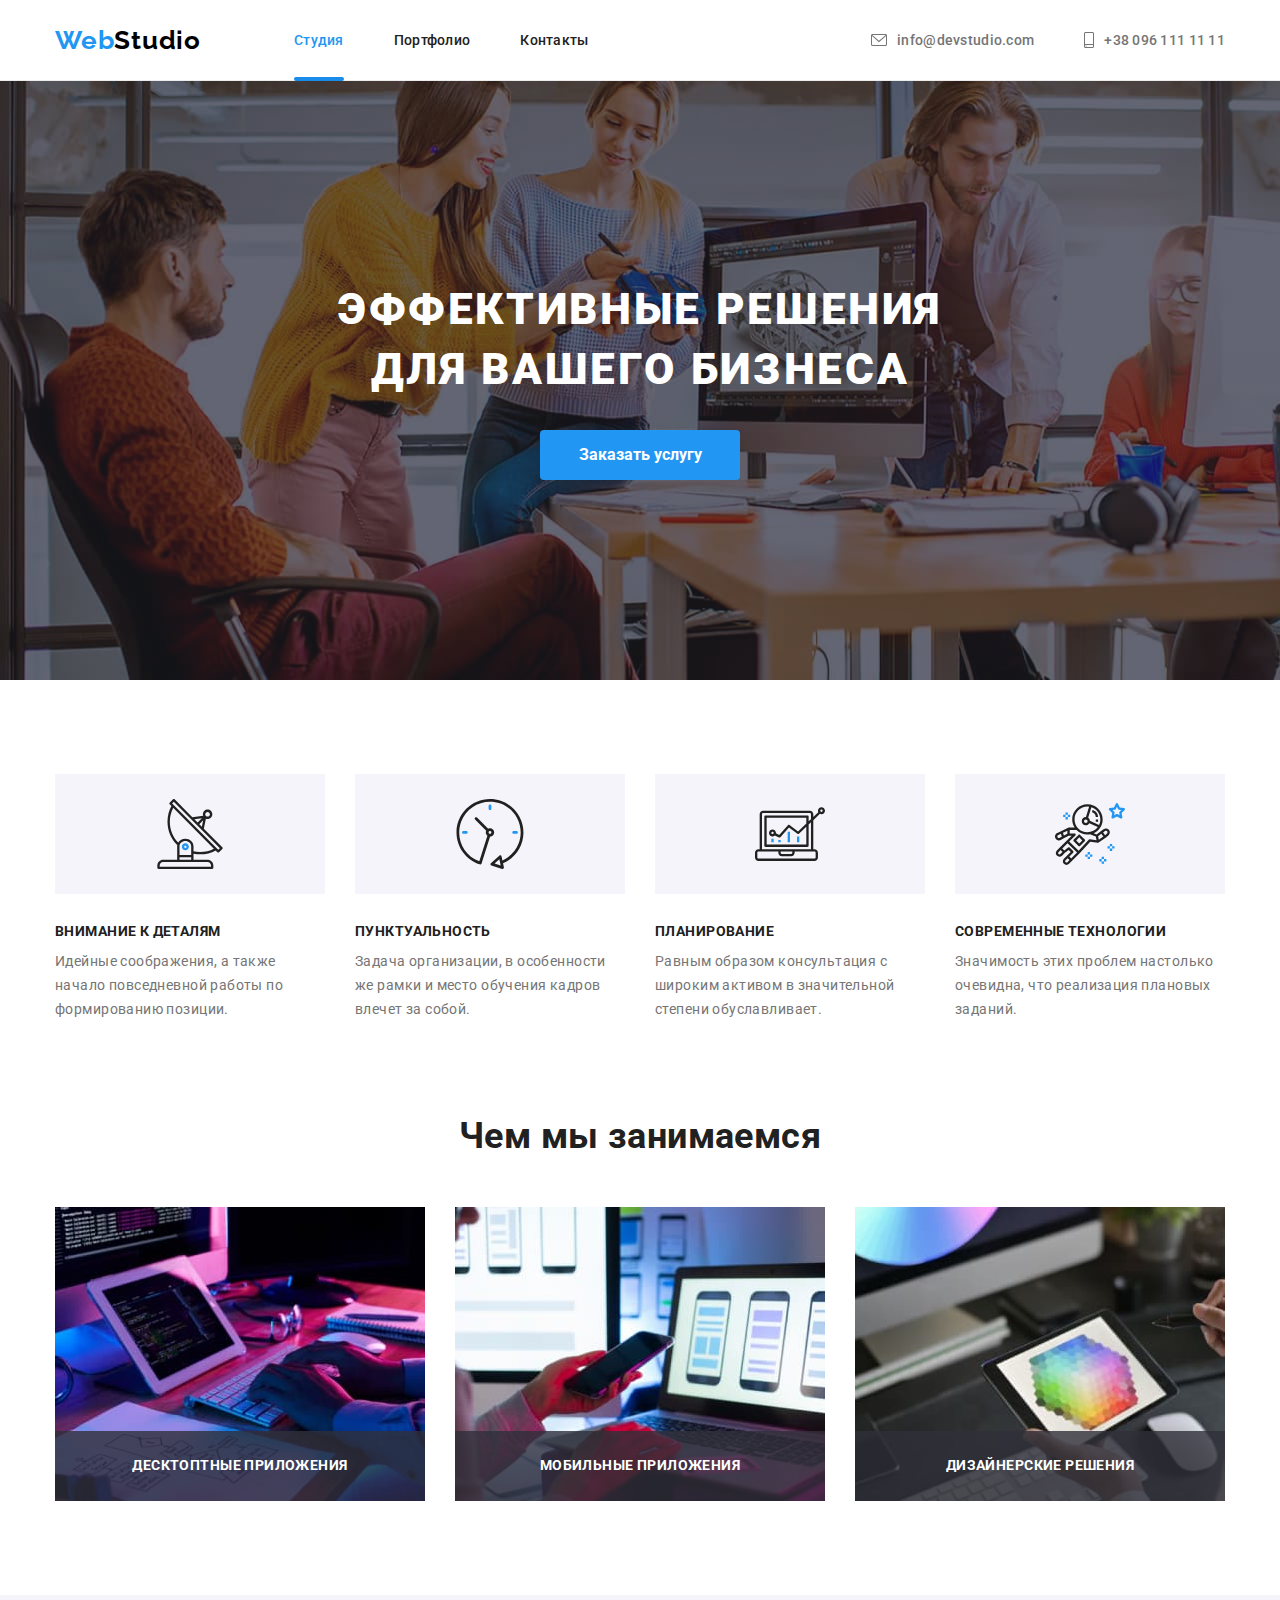
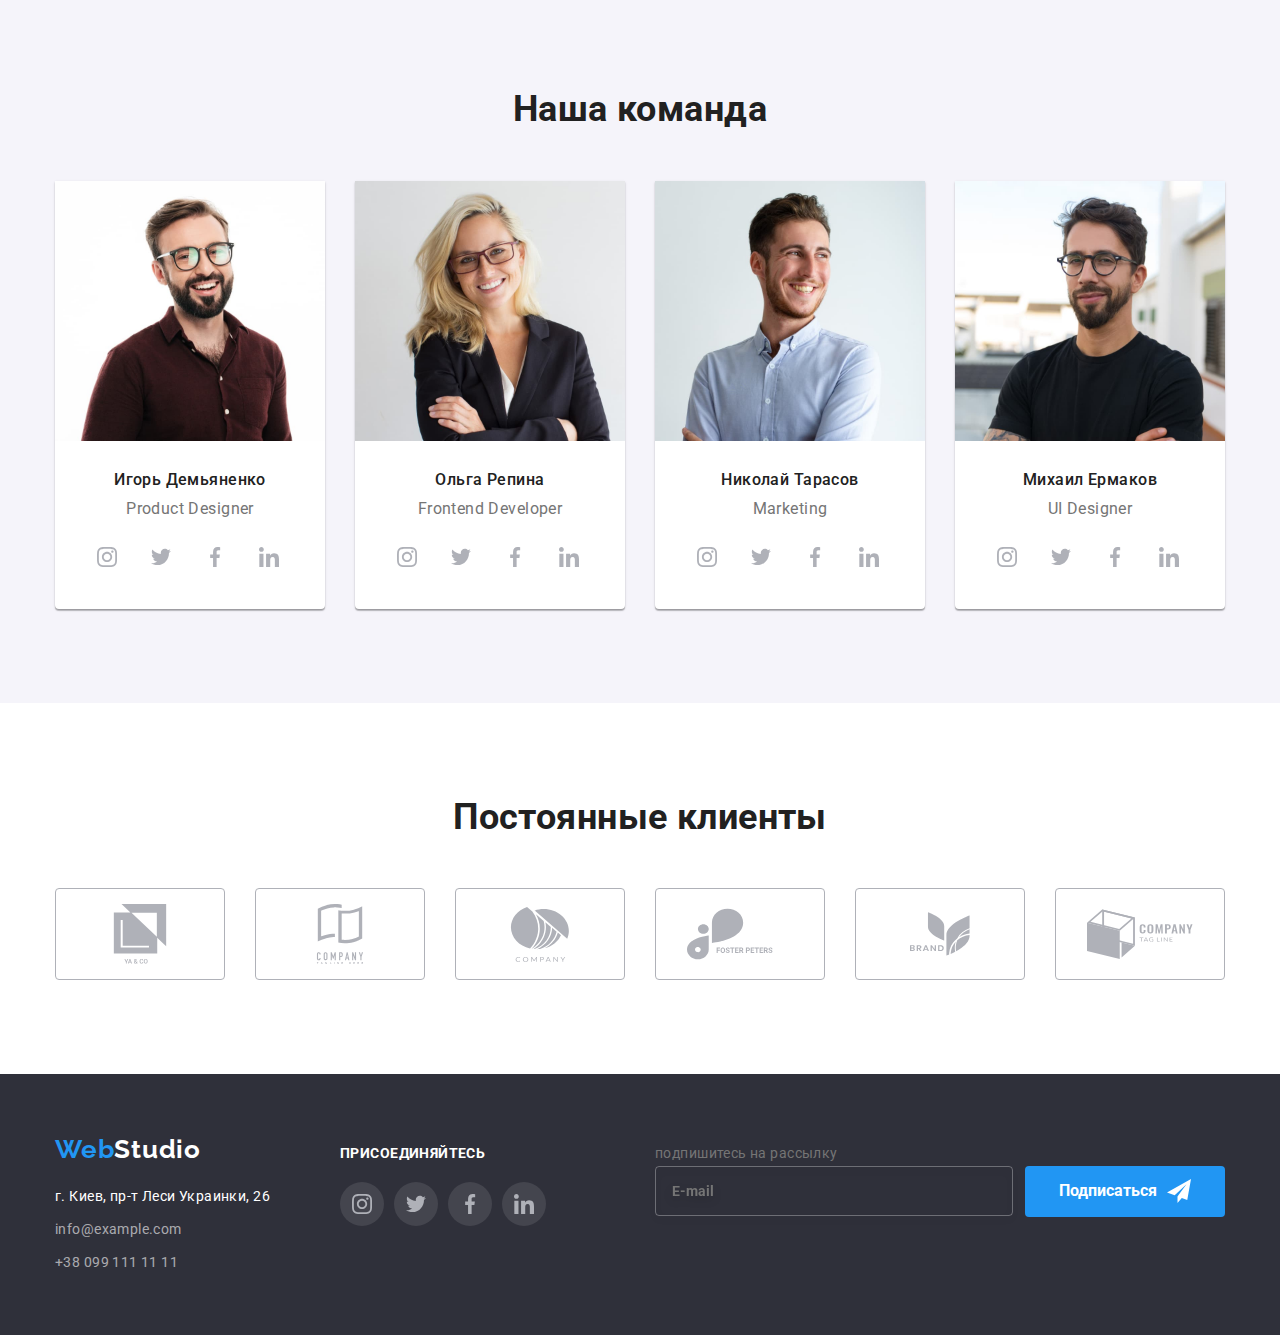
<file: index.html>
<!DOCTYPE html>
<html lang="ru">
  <head>
    <meta charset="UTF-8" />
    <meta http-equiv="X-UA-Compatible" content="IE=edge" />
    <meta name="viewport" content="width=device-width, initial-scale=1.0" />
    <title>Document</title>
    <link rel="preconnect" href="https://fonts.googleapis.com" />
    <link rel="preconnect" href="https://fonts.gstatic.com" crossorigin />
    <link
      href="https://fonts.googleapis.com/css2?family=Raleway:wght@700&family=Roboto:wght@400;500;700;900&display=swap"
      rel="stylesheet"
    />
    <link
      rel="stylesheet"
      href="https://cdnjs.cloudflare.com/ajax/libs/modern-normalize/1.1.0/modern-normalize.min.css"
    />
    <link rel="stylesheet" href="./css/styles.css" />
  </head>
  <body>
    <!-- Header -->
    <header class="header">
      <div class="container header__container">
        <a class="logo__header" href="./index.html"
          >Web<span class="logo__black">Studio</span></a
        >
        <nav class="nav">
          <ul class="nav__list">
            <li class="nav__item">
              <a class="header__link current" href="./index.html">Студия</a>
            </li>
            <li class="nav__item">
              <a class="header__link" href="./portfolio.html">Портфолио</a>
            </li>
            <li class="nav__item">
              <a class="header__link" href="">Контакты</a>
            </li>
          </ul>
        </nav>
        <ul class="auth__list">
          <li class="auth__item">
            <a class="header__link" href="mailto:info@devstudio.com">
              <svg class="icon__mail">
                <use href="./images/icons.svg#icon-mail"></use>
              </svg>
              info@devstudio.com</a
            >
          </li>
          <li class="auth__item">
            <a class="header__link" href="tel:+380961111111">
              <svg class="icon__phone">
                <use href="./images/icons.svg#icon-phone"></use>
              </svg>
              +38 096 111 11 11</a
            >
          </li>
        </ul>
      </div>
    </header>

    <!-- Main -->
    <main>
      <!-- Hero -->

      <section class="hero">
        <div class="container">
          <h1 class="hero__title">Эффективные решения для вашего бизнеса</h1>
          <button class="button" type="button" data-modal-open>Заказать услугу</button>
        </div>
      </section>

      <!-- About us -->
      <section class="section about__section">
        <h2 class="visually--hidden">Особенности</h2>
        <div class="container">
          <ul class="about__list card__set">
            <li class="about__item card__item">
              <div class="about__icons">
                <svg class="about__icon">
                  <use href="./images/icons.svg#icon-antenna"></use>
                </svg>
              </div>
              <h3 class="about__title">Внимание к деталям</h3>
              <p>
                Идейные соображения, а также начало повседневной работы по формированию позиции.
              </p>
            </li>
            <li class="about__item card__item">
              <div class="about__icons">
                <svg class="about__icon">
                  <use href="./images/icons.svg#icon-clock"></use>
                </svg>
              </div>
              <h3 class="about__title">Пунктуальность</h3>
              <p>
                Задача организации, в особенности же рамки и место обучения кадров влечет за собой.
              </p>
            </li>

            <li class="about__item card__item">
              <div class="about__icons">
                <svg class="about__icon">
                  <use href="./images/icons.svg#icon-diagram"></use>
                </svg>
              </div>
              <h3 class="about__title">Планирование</h3>
              <p>
                Равным образом консультация с широким активом в значительной степени обуславливает.
              </p>
            </li>
            <li class="about__item card__item">
              <div class="about__icons">
                <svg class="about__icon">
                  <use href="./images/icons.svg#icon-astronaut"></use>
                </svg>
              </div>
              <h3 class="about__title">Современные технологии</h3>
              <p>Значимость этих проблем настолько очевидна, что реализация плановых заданий.</p>
            </li>
          </ul>
        </div>
      </section>

      <!-- Works -->
      <section class="section section__work">
        <div class="container">
          <h2 class="section__title">Чем мы занимаемся</h2>
          <ul class="work__list card__set">
            <li class="work__item card__item">
              <img src="./images/box1.jpg" width="370" height="294" alt="Разработка" />
              <div class="work__variant">
                <p class="work__title">ДЕСКТОПТНЫЕ ПРИЛОЖЕНИЯ</p>
              </div>
            </li>
            <li class="work__item card__item">
              <img src="./images/box2.jpg" width="370" height="294" alt="Поддержка" />
              <div class="work__variant">
                <p class="work__title">МОБИЛЬНЫЕ ПРИЛОЖЕНИЯ</p>
              </div>
            </li>
            <li class="work__item card__item">
              <img src="./images/box3.jpg" width="370" height="294" alt="Дизайн" />
              <div class="work__variant">
                <p class="work__title">ДИЗАЙНЕРСКИЕ РЕШЕНИЯ</p>
              </div>
            </li>
          </ul>
        </div>
      </section>

      <!-- Team -->
      <section class="section section__team">
        <div class="container">
          <h2 class="section__title">Наша команда</h2>
          <ul class="team__list card__set">
            <li class="team__item card__item">
              <img src="./images/team1.jpg" width="270" height="260" alt="Product Designer photo" />
              <div class="team__wrapper">
                <h3 class="team__title">Игорь Демьяненко</h3>
                <p class="team__position">Product Designer</p>
                <ul class="social__list">
            <li class="social__item">
              <a
                class="social__link"
                href=""
                target="_blank"
                rel="noopener noreferrer nofollow"
              >
                <svg class="social__icon">
                  <use href="./images/icons.svg#icon-instagram"></use>
                </svg>
              </a>
            </li>
            <li class="social__item">
              <a
                class="social__link"
                href=""
                target="_blank"
                rel="noopener noreferrer nofollow"
              >
                <svg class="social__icon">
                  <use href="./images/icons.svg#icon-twitter"></use>
                </svg>
              </a>
            </li>
            <li class="social__item">
              <a
                class="social__link"
                href=""
                target="_blank"
                rel="noopener noreferrer nofollow"
              >
                <svg class="social__icon">
                  <use href="./images/icons.svg#icon-facebook"></use>
                </svg>
              </a>
            </li>
            <li class="social__item">
              <a
                class="social__link"
                href=""
                target="_blank"
                rel="noopener noreferrer nofollow"
              >
                <svg class="social__icon">
                  <use href="./images/icons.svg#icon-linkedin"></use>
                </svg>
              </a>
            </li>
          </ul>
              </div>
            </li>
            <li class="team__item card__item">
              <img
                src="./images/team2.jpg"
                width="270"
                height="260"
                alt="Frontend Developer photo"
              />
              <div class="team__wrapper">
                <h3 class="team__title">Ольга Репина</h3>
                <p class="team__position">Frontend Developer</p>
                <ul class="social__list">
            <li class="social__item">
              <a
                class="social__link"
                href=""
                target="_blank"
                rel="noopener noreferrer nofollow"
              >
                <svg class="social__icon">
                  <use href="./images/icons.svg#icon-instagram"></use>
                </svg>
              </a>
            </li>
            <li class="social__item">
              <a
                class="social__link"
                href=""
                target="_blank"
                rel="noopener noreferrer nofollow"
              >
                <svg class="social__icon">
                  <use href="./images/icons.svg#icon-twitter"></use>
                </svg>
              </a>
            </li>
            <li class="social__item">
              <a
                class="social__link"
                href=""
                target="_blank"
                rel="noopener noreferrer nofollow"
              >
                <svg class="social__icon">
                  <use href="./images/icons.svg#icon-facebook"></use>
                </svg>
              </a>
            </li>
            <li class="social__item">
              <a
                class="social__link"
                href=""
                target="_blank"
                rel="noopener noreferrer nofollow"
              >
                <svg class="social__icon">
                  <use href="./images/icons.svg#icon-linkedin"></use>
                </svg>
              </a>
            </li>
          </ul>
              </div>
            </li>
            <li class="team__item card__item">
              <img src="./images/team3.jpg" width="270" height="260" alt="Marketing photo" />
              <div class="team__wrapper">
                <h3 class="team__title">Николай Тарасов</h3>
                <p class="team__position">Marketing</p>
                <ul class="social__list">
            <li class="social__item">
              <a
                class="social__link"
                href=""
                target="_blank"
                rel="noopener noreferrer nofollow"
              >
                <svg class="social__icon">
                  <use href="./images/icons.svg#icon-instagram"></use>
                </svg>
              </a>
            </li>
            <li class="social__item">
              <a
                class="social__link"
                href=""
                target="_blank"
                rel="noopener noreferrer nofollow"
              >
                <svg class="social__icon">
                  <use href="./images/icons.svg#icon-twitter"></use>
                </svg>
              </a>
            </li>
            <li class="social__item">
              <a
                class="social__link"
                href=""
                target="_blank"
                rel="noopener noreferrer nofollow"
              >
                <svg class="social__icon">
                  <use href="./images/icons.svg#icon-facebook"></use>
                </svg>
              </a>
            </li>
            <li class="social__item">
              <a
                class="social__link"
                href=""
                target="_blank"
                rel="noopener noreferrer nofollow"
              >
                <svg class="social__icon">
                  <use href="./images/icons.svg#icon-linkedin"></use>
                </svg>
              </a>
            </li>
          </ul>
              </div>
            </li>
            <li class="team__item card__item">
              <img src="./images/team4.jpg" width="270" height="260" alt="UI Designer photo" />
              <div class="team__wrapper">
                <h3 class="team__title">Михаил Ермаков</h3>
                <p class="team__position">UI Designer</p>
                <ul class="social__list">
            <li class="social__item">
              <a
                class="social__link"
                href=""
                target="_blank"
                rel="noopener noreferrer nofollow"
              >
                <svg class="social__icon">
                  <use href="./images/icons.svg#icon-instagram"></use>
                </svg>
              </a>
            </li>
            <li class="social__item">
              <a
                class="social__link"
                href=""
                target="_blank"
                rel="noopener noreferrer nofollow"
              >
                <svg class="social__icon">
                  <use href="./images/icons.svg#icon-twitter"></use>
                </svg>
              </a>
            </li>
            <li class="social__item">
              <a
                class="social__link"
                href=""
                target="_blank"
                rel="noopener noreferrer nofollow"
              >
                <svg class="social__icon">
                  <use href="./images/icons.svg#icon-facebook"></use>
                </svg>
              </a>
            </li>
            <li class="social__item">
              <a
                class="social__link"
                href=""
                target="_blank"
                rel="noopener noreferrer nofollow"
              >
                <svg class="social__icon">
                  <use href="./images/icons.svg#icon-linkedin"></use>
                </svg>
              </a>
            </li>
          </ul>
              </div>
            </li>
          </ul>
        </div>
      </section>

      <!-- Clients -->
      <section class="section clients">
        <div class="container">
          <h2 class="section__title">Постоянные клиенты</h2>
          <ul class="clients__list card__set">
            <li class="clients__item card__item">
              <a class="clients__link" href="" target="_blank" rel="noopener noreferrer nofollow">
                <svg class="clients__icon">
                  <use href="./images/icons.svg#icon-client1"></use>
                </svg>
              </a>
            </li>
            <li class="clients__item card__item">
              <a class="clients__link" href="" target="_blank" rel="noopener noreferrer nofollow">
                <svg class="clients__icon">
                  <use href="./images/icons.svg#icon-client2"></use>
                </svg>
              </a>
            </li>
            <li class="clients__item card__item">
              <a class="clients__link" href="" target="_blank" rel="noopener noreferrer nofollow">
                <svg class="clients__icon">
                  <use href="./images/icons.svg#icon-client3"></use>
                </svg>
              </a>
            </li>
            <li class="clients__item card__item">
              <a class="clients__link" href="" target="_blank" rel="noopener noreferrer nofollow">
                <svg class="clients__icon">
                  <use href="./images/icons.svg#icon-client4"></use>
                </svg>
              </a>
            </li>
            <li class="clients__item card__item">
              <a class="clients__link" href="" target="_blank" rel="noopener noreferrer nofollow">
                <svg class="clients__icon">
                  <use href="./images/icons.svg#icon-client5"></use>
                </svg>
              </a>
            </li>
            <li class="clients__item card__item">
              <a class="clients__link" href="" target="_blank" rel="noopener noreferrer nofollow">
                <svg class="clients__icon">
                  <use href="./images/icons.svg#icon-client6"></use>
                </svg>
              </a>
            </li>
          </ul>
        </div>
      </section>
    </main>

    <!-- Footer -->

    <footer class="footer">
      <div class="container">
        <div class="footer__item">
          <a class="footer__link logo__footer" href="./index.html"
            >Web<span class="logo__white">Studio</span></a
          >
          <address class="address">
            <ul class="address__list">
              <li class="address__item">
                <a
                  class="footer__link--info"
                  href="https://goo.gl/maps/AMvUKNJv9h5WxEZ98"
                  target="_blank"
                  rel="noopener noreferrer nofollow"
                  >г. Киев, пр-т Леси Украинки, 26</a
                >
              </li>
              <li class="address__item">
                <a class="footer__link--info" href="mailto:info@example.com">info@example.com</a>
              </li>
              <li class="address__item">
                <a class="footer__link--info" href="tel:+380991111111">+38 099 111 11 11</a>
              </li>
            </ul>
          </address>
        </div>
        <div class="footer__item social">
          <h2 class="social__title">ПРИСОЕДИНЯЙТЕСЬ</h2>
          <ul class="social__list">
            <li class="social__item">
              <a
                class="social__link"
                href=""
                target="_blank"
                rel="noopener noreferrer nofollow"
              >
                <svg class="social__icon">
                  <use href="./images/icons.svg#icon-instagram"></use>
                </svg>
              </a>
            </li>
            <li class="social__item">
              <a
                class="social__link"
                href=""
                target="_blank"
                rel="noopener noreferrer nofollow"
              >
                <svg class="social__icon">
                  <use href="./images/icons.svg#icon-twitter"></use>
                </svg>
              </a>
            </li>
            <li class="social__item">
              <a
                class="social__link"
                href=""
                target="_blank"
                rel="noopener noreferrer nofollow"
              >
                <svg class="social__icon">
                  <use href="./images/icons.svg#icon-facebook"></use>
                </svg>
              </a>
            </li>
            <li class="social__item">
              <a
                class="social__link"
                href=""
                target="_blank"
                rel="noopener noreferrer nofollow"
              >
                <svg class="social__icon">
                  <use href="./images/icons.svg#icon-linkedin"></use>
                </svg>
              </a>
            </li>
          </ul>
        </div>
        <div class="footer__item subscribe">
          <form class="submit js-speaker-form">
            <label class="submit__label social-title" for="mail">подпишитесь на рассылку</label>
            <div class="subscribe">
              <input class="submit__input" type="email" name="mail" id="mail" placeholder="E-mail" />
              <button class="button" type="submit">
                Подписаться
                <svg class="submit__icon">
                  <use href="./images/icons.svg#icon-subscribe"></use>
                </svg>
              </button>
            </div>
          </form>
        </div>
      </div>
    </footer>

    <div class="backdrop is-hidden" data-modal>
      <div class="modal">
        <button class="button--exit" data-modal-close>
          <svg class="icon__exit">
            <use href="./images/icons.svg#icon-exit"></use>
          </svg>
        </button>
        <p class="modal__title">Оставьте свои данные, мы вам перезвоним</p>
        <div>
          <form class="modal__form js-speaker-form">
            <ul class="modal__list">
              <li class="modal__item">
                <label for="text">                 
                    <input class="modal__input" type="text" id="text" placeholder="" />
                    <svg class="modal__icon">
                      <use href="./images/icons.svg#icon-modal-name"></use>
                    </svg>                   
                      <span class="modal__name">Имя</span>                                     
                </label>
              </li>
              <li class="modal__item">
                <label for="tel">                 
                    <input class="modal__input" type="tel" id="tel" placeholder="" />
                    <svg class="modal__icon">
                        <use href="./images/icons.svg#icon-modal-phone"></use>
                      </svg>                   
                      <span class="modal__name">Телефон</span>
                </label>
              </li>
              <li class="modal__item">
                <label for="mail-modal">
                    <input class="modal__input" type="email" id="mail-modal" placeholder="" />
                    <svg class="modal__icon">
                        <use href="./images/icons.svg#icon-modal-mail"></use>
                      </svg>
                      <span class="modal__name">Почта</span>                     
                </label>
              </li>
              <li class="modal__item">
                <span>
                  <label class="coment" for="coment">
                    <span class="modal__name">Комментарий</span>
                    <textarea
                      class="modal__textarea"
                      name="coment"
                      id="coment"
                      placeholder="Введите текст"
                    ></textarea>
                  </label>
                </span>
              </li>
            </ul>
            <div class="confirmation">
              <label class="confirmation__label" for="confirmation">
                <input class="confirmation__checkbox" type="checkbox" name="confirm" id="confirmation" />
                <span class="checkbox__icon"></span>Соглашаюсь с рассылкой и принимаю<a
                  href=""
                  target="_blank"
                  rel="noopener noreferrer nofollow" class="confirmation__link"
                  >Условия договора</a
                >
              </label>
            </div>
            <button class="button" type="submit">Отправить</button>
          </form>
        </div>
      </div>
    </div>

    <script src="./js/modal.js"></script>
    <script>
      const { height: pageHeaderHeight } = document
        .querySelector('.header .container')
        .getBoundingClientRect();

      document.body.style.paddingTop = `${pageHeaderHeight}px`;
    </script>
    <script>
      (() => {
        document.querySelector('.js-speaker-form').addEventListener('submit', e => {
          e.preventDefault();

          new FormData(e.currentTarget).forEach((value, name) => console.log(`${name}: ${value}`));
        });
      })();
    </script>
  </body>
</html>
</file>
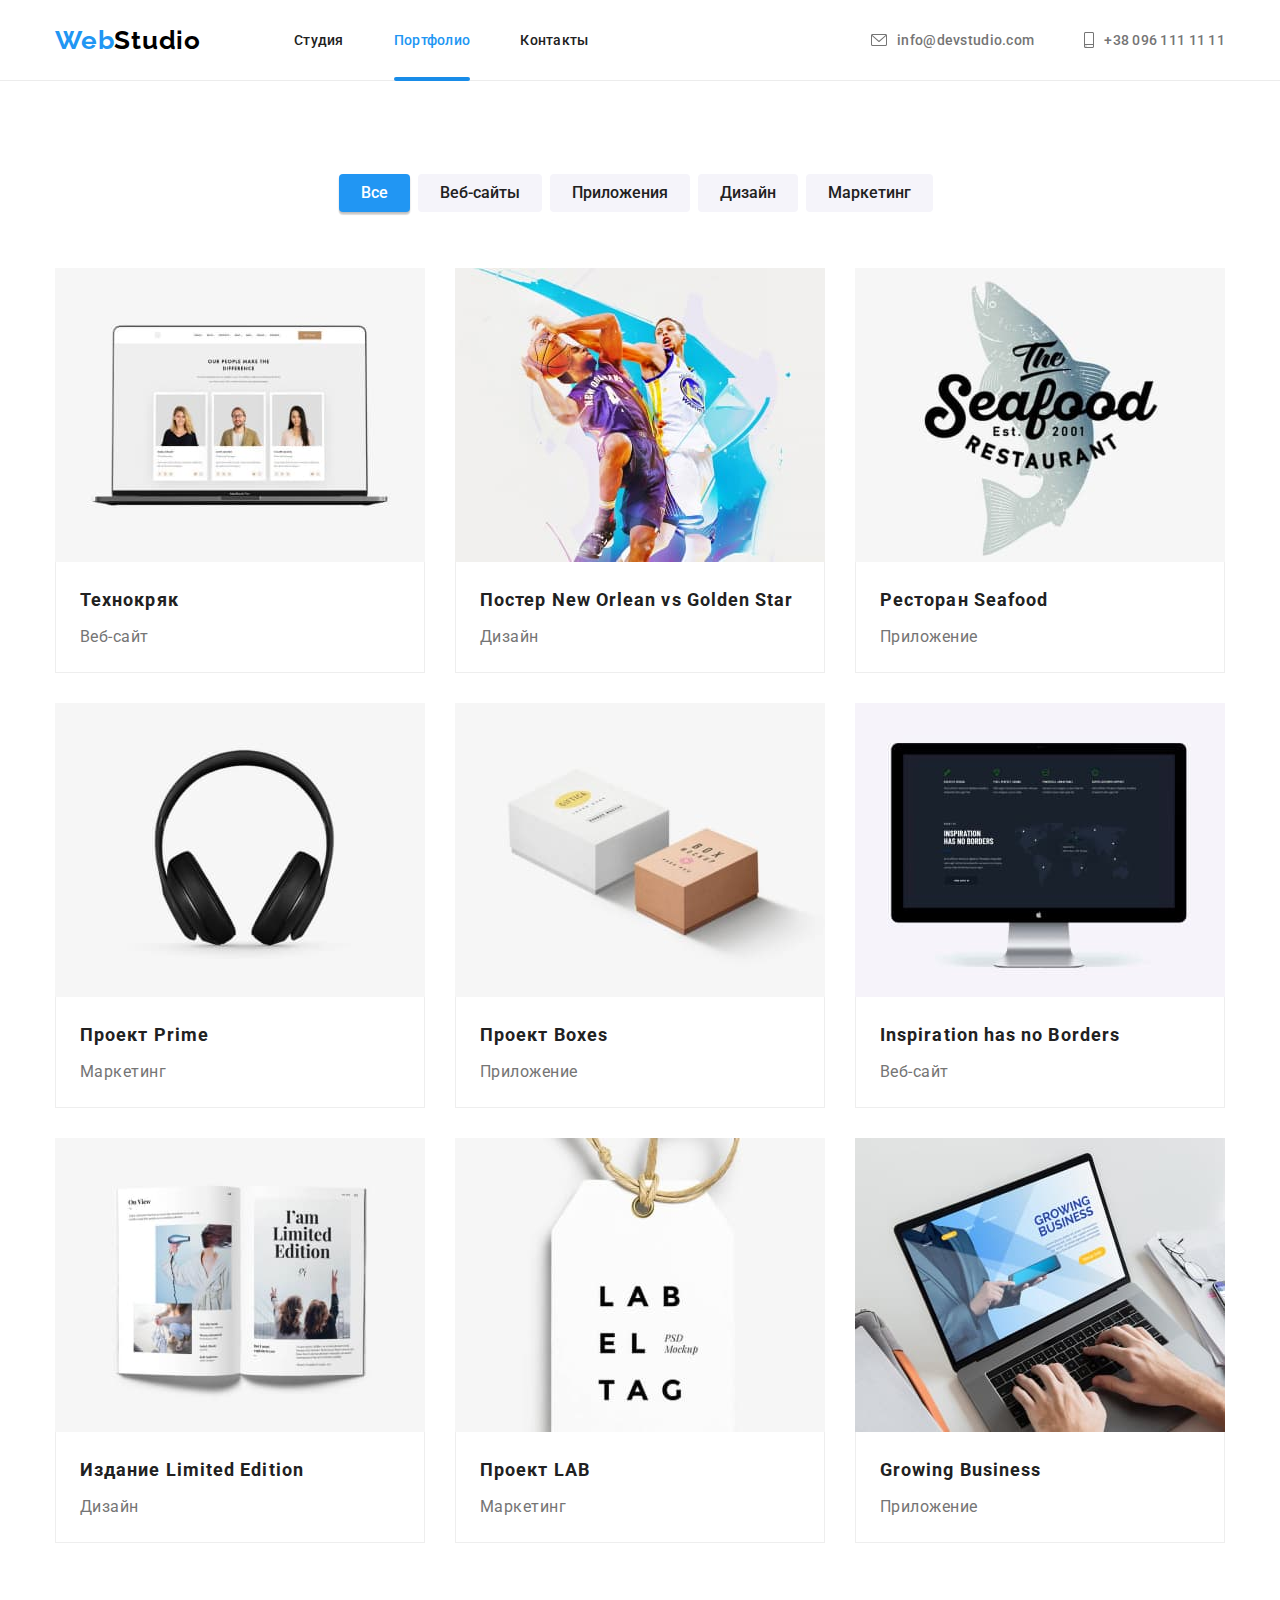
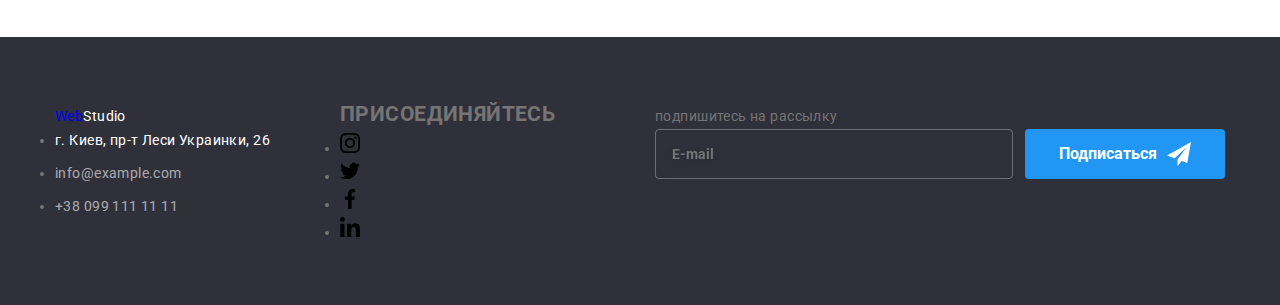
<file: portfolio.html>
<!DOCTYPE html>
<html lang="ru">
  <head>
    <meta charset="UTF-8" />
    <meta http-equiv="X-UA-Compatible" content="IE=edge" />
    <meta name="viewport" content="width=device-width, initial-scale=1.0" />
    <title>Document</title>
    <link rel="preconnect" href="https://fonts.googleapis.com" />
    <link rel="preconnect" href="https://fonts.gstatic.com" crossorigin />
    <link
      href="https://fonts.googleapis.com/css2?family=Raleway:wght@700&family=Roboto:wght@400;500;700;900&display=swap"
      rel="stylesheet"
    />
    <link
      rel="stylesheet"
      href="https://cdnjs.cloudflare.com/ajax/libs/modern-normalize/1.1.0/modern-normalize.min.css"
    />
    <link rel="stylesheet" href="./css/styles.css" />
  </head>
  <body>
    <!-- Header -->
    <header class="header">
      <div class="container header__container">
        <a class="logo__header link logo" href="./index.html"
          >Web<span class="logo__black">Studio</span></a
        >
        <nav class="nav">
          <ul class="list nav__list">
            <li class="nav__item">
              <a class="header__link" href="./index.html">Студия</a>
            </li>
            <li class="nav__item">
              <a class="header__link current" href="./portfolio.html">Портфолио</a>
            </li>
            <li class="nav__item">
              <a class="header__link" href="">Контакты</a>
            </li>
          </ul>
        </nav>
        <ul class="list auth__list">
          <li class="auth__item">
            <a class="header__link" href="mailto:info@devstudio.com">
              <svg class="icon__mail">
                <use href="./images/icons.svg#icon-mail"></use>
              </svg>
              info@devstudio.com</a
            >
          </li>
          <li class="auth__item">
            <a class="header__link" href="tel:+380961111111">
              <svg class="icon__phone">
                <use href="./images/icons.svg#icon-phone"></use>
              </svg>
              +38 096 111 11 11</a
            >
          </li>
        </ul>
      </div>
    </header>

    <!-- Main -->

    <main>
      <h1 class="visually--hidden">Наше Портфолио</h1>
      <!-- Button -->

      <section class="section">
        <div class="container filter__container">
          <ul class="list filter__list">
            <li class="filter__items">
              <button class="filter__button filter__active">Все</button>
            </li>
            <li class="filter__items">
              <button class="filter__button">Веб-сайты</button>
            </li>
            <li class="filter__items">
              <button class="filter__button">Приложения</button>
            </li>
            <li class="filter__items">
              <button class="filter__button">Дизайн</button>
            </li>
            <li class="filter__items">
              <button class="filter__button">Маркетинг</button>
            </li>
          </ul>
        </div>

        <!-- Catalog -->
        <div class="container">
          <h2 class="visually--hidden">Варианты наших работ</h2>
          <ul class="catalog__list card__set">
            <li class="card__item">
              <a class="catalog__link" href="" target="_blank" rel="noopener noreferrer nofollow">
                <div class="catalog__img">
                  <img src="./images/option1.jpg" width="370" height="294" alt="Технокряк" />
                  <p class="catalog__description">
                    Ресурс предлагает комплексные предложения с разным уровнем функционала и
                    сервисов. Все это позволит посетителю получить исчерпывающие сведения о компании
                    или частном лице.
                  </p>
                </div>
                <div class="catalog__variant">
                  <h3 class="catalog__title">Технокряк</h3>
                  <p class="catalog__position">Веб-сайт</p>
                </div>
              </a>
            </li>
            <li class="card__item">
              <a class="catalog__link" href="" target="_blank" rel="noopener noreferrer nofollow">
                <div class="catalog__img">
                  <img src="./images/option2.jpg" width="370" height="294" alt="Постер NBA" />
                  <p class="catalog__description">
                    Ресурс предлагает комплексные предложения с разным уровнем функционала и
                    сервисов. Все это позволит посетителю получить исчерпывающие сведения о компании
                    или частном лице.
                  </p>
                </div>
                <div class="catalog__variant">
                  <h3 class="catalog__title">Постер New Orlean vs Golden Star</h3>
                  <p class="catalog__position">Дизайн</p>
                </div>
              </a>
            </li>
            <li class="card__item">
              <a class="catalog__link" href="" target="_blank" rel="noopener noreferrer nofollow">
                <div class="catalog__img">
                  <img src="./images/option3.jpg" width="370" height="294" alt="Ресторан Seafood" />
                  <p class="catalog__description">
                    Ресурс предлагает комплексные предложения с разным уровнем функционала и
                    сервисов. Все это позволит посетителю получить исчерпывающие сведения о компании
                    или частном лице.
                  </p>
                </div>
                <div class="catalog__variant">
                  <h3 class="catalog__title">Ресторан Seafood</h3>
                  <p class="catalog__position">Приложение</p>
                </div>
              </a>
            </li>
            <li class="card__item">
              <a class="catalog__link" href="" target="_blank" rel="noopener noreferrer nofollow">
                <div class="catalog__img">
                  <img src="./images/option4.jpg" width="370" height="294" alt="Проект Prime" />
                  <p class="catalog__description">
                    Ресурс предлагает комплексные предложения с разным уровнем функционала и
                    сервисов. Все это позволит посетителю получить исчерпывающие сведения о компании
                    или частном лице.
                  </p>
                </div>
                <div class="catalog__variant">
                  <h3 class="catalog__title">Проект Prime</h3>
                  <p class="catalog__position">Маркетинг</p>
                </div>
              </a>
            </li>
            <li class="card__item">
              <a class="catalog__link" href="" target="_blank" rel="noopener noreferrer nofollow">
                <div class="catalog__img">
                  <img src="./images/option5.jpg" width="370" height="294" alt="Проект Boxes" />
                  <p class="catalog__description">
                    Ресурс предлагает комплексные предложения с разным уровнем функционала и
                    сервисов. Все это позволит посетителю получить исчерпывающие сведения о компании
                    или частном лице.
                  </p>
                </div>
                <div class="catalog__variant">
                  <h3 class="catalog__title">Проект Boxes</h3>
                  <p class="catalog__position">Приложение</p>
                </div>
              </a>
            </li>
            <li class="card__item">
              <a class="catalog__link" href="" target="_blank" rel="noopener noreferrer nofollow">
                <div class="catalog__img">
                  <img
                    src="./images/option6.jpg"
                    width="370"
                    height="294"
                    alt="Inspiration has no Borders"
                  />
                  <p class="catalog__description">
                    Ресурс предлагает комплексные предложения с разным уровнем функционала и
                    сервисов. Все это позволит посетителю получить исчерпывающие сведения о компании
                    или частном лице.
                  </p>
                </div>
                <div class="catalog__variant">
                  <h3 class="catalog__title">Inspiration has no Borders</h3>
                  <p class="catalog__position">Веб-сайт</p>
                </div>
              </a>
            </li>
            <li class="card__item">
              <a class="catalog__link" href="" target="_blank" rel="noopener noreferrer nofollow">
                <div class="catalog__img">
                  <img
                    src="./images/option7.jpg"
                    width="370"
                    height="294"
                    alt="Издание Limited Edition"
                  />
                  <p class="catalog__description">
                    Ресурс предлагает комплексные предложения с разным уровнем функционала и
                    сервисов. Все это позволит посетителю получить исчерпывающие сведения о компании
                    или частном лице.
                  </p>
                </div>
                <div class="catalog__variant">
                  <h3 class="catalog__title">Издание Limited Edition</h3>
                  <p class="catalog__position">Дизайн</p>
                </div>
              </a>
            </li>
            <li class="card__item">
              <a class="catalog__link" href="" target="_blank" rel="noopener noreferrer nofollow">
                <div class="catalog__img">
                  <img src="./images/option8.jpg" width="370" height="294" alt="Проект LAB" />
                  <p class="catalog__description">
                    Ресурс предлагает комплексные предложения с разным уровнем функционала и
                    сервисов. Все это позволит посетителю получить исчерпывающие сведения о компании
                    или частном лице.
                  </p>
                </div>
                <div class="catalog__variant">
                  <h3 class="catalog__title">Проект LAB</h3>
                  <p class="catalog__position">Маркетинг</p>
                </div>
              </a>
            </li>
            <li class="card__item">
              <a class="catalog__link" href="" target="_blank" rel="noopener noreferrer nofollow">
                <div class="catalog__img">
                  <img src="./images/option9.jpg" width="370" height="294" alt="Growing Business" />
                  <p class="catalog__description">
                    Ресурс предлагает комплексные предложения с разным уровнем функционала и
                    сервисов. Все это позволит посетителю получить исчерпывающие сведения о компании
                    или частном лице.
                  </p>
                </div>
                <div class="catalog__variant">
                  <h3 class="catalog__title">Growing Business</h3>
                  <p class="catalog__position">Приложение</p>
                </div>
              </a>
            </li>
          </ul>
        </div>
      </section>
    </main>
    <!-- Footer -->

    <footer class="footer">
      <div class="container">
        <div class="footer__item">
          <a class="footer__link logo" href="./index.html"
            >Web<span class="logo__white">Studio</span></a
          >
          <address class="address">
            <ul class="list">
              <li class="address__item">
                <a
                  class="footer__link--info"
                  href="https://goo.gl/maps/AMvUKNJv9h5WxEZ98"
                  target="_blank"
                  rel="noopener noreferrer nofollow"
                  >г. Киев, пр-т Леси Украинки, 26</a
                >
              </li>
              <li class="address__item">
                <a class="footer__link--info" href="mailto:info@example.com">info@example.com</a>
              </li>
              <li class="address__item">
                <a class="footer__link--info" href="tel:+380991111111">+38 099 111 11 11</a>
              </li>
            </ul>
          </address>
        </div>
        <div class="footer__item">
          <h2 class="social-title">ПРИСОЕДИНЯЙТЕСЬ</h2>
          <ul class="list social-list">
            <li class="social-list__item">
              <a
                class="social-list__link"
                href=""
                target="_blank"
                rel="noopener noreferrer nofollow"
              >
                <svg class="social__icon">
                  <use href="./images/icons.svg#icon-instagram"></use>
                </svg>
              </a>
            </li>
            <li class="social-list__item">
              <a
                class="social-list__link"
                href=""
                target="_blank"
                rel="noopener noreferrer nofollow"
              >
                <svg class="social__icon">
                  <use href="./images/icons.svg#icon-twitter"></use>
                </svg>
              </a>
            </li>
            <li class="social-list__item">
              <a
                class="social-list__link"
                href=""
                target="_blank"
                rel="noopener noreferrer nofollow"
              >
                <svg class="social__icon">
                  <use href="./images/icons.svg#icon-facebook"></use>
                </svg>
              </a>
            </li>
            <li class="social-list__item">
              <a
                class="social-list__link"
                href=""
                target="_blank"
                rel="noopener noreferrer nofollow"
              >
                <svg class="social__icon">
                  <use href="./images/icons.svg#icon-linkedin"></use>
                </svg>
              </a>
            </li>
          </ul>
        </div>
        <div class="footer__item subscribe">
          <form class="submit js-speaker-form">
            <label class="submit__label social-title" for="mail">подпишитесь на рассылку</label>
            <div class="subscribe">
              <input
                class="submit__input"
                type="email"
                name="mail"
                id="mail"
                placeholder="E-mail"
              />
              <button class="button" type="submit">
                Подписаться
                <svg class="submit__icon">
                  <use href="./images/icons.svg#icon-subscribe"></use>
                </svg>
              </button>
            </div>
          </form>
        </div>
      </div>
    </footer>


    
    <script>
      const { height: pageHeaderHeight } = document
        .querySelector('.header .container')
        .getBoundingClientRect();

      document.body.style.paddingTop = `${pageHeaderHeight}px`;
    </script>
    <script>
      (() => {
        document.querySelector('.js-speaker-form').addEventListener('submit', e => {
          e.preventDefault();

          new FormData(e.currentTarget).forEach((value, name) => console.log(`${name}: ${value}`));
        });
      })();
    </script>
  </body>
</html>
</file>
<file: css/styles.css>
.visually--hidden {
  position: absolute;
  width: 1px;
  height: 1px;
  margin: -1px;
  border: 0;
  padding: 0;
  clip: rect(0 0 0 0);
  overflow: hidden;
}
:root {
  --primary-text-color: #757575;
  --secondary-text-color: #212121;
  --third-color-text: #ffffff;
  --primary-bg-color: #ffffff;
  --secondary-bg-color: #2f303a;
  --third-bg-color: #f5f4fa;
  --accent-text-color: #2196f3;
  --accent-bg-color: #188ce8;
  --border-color: #ececec;
  --border-color-second: #eeeeee;
  --color-black: #000000;
  --icon-color: #afb1b8;
  --icon-bg-color: rgba(255, 255, 255, 0.1);
  --transition: 250ms cubic-bezier(0.17, 0.67, 0.83, 0.67);
  --card-item: 3;
  --card-gap-top: 30px;
  --card-gap-left: 30px;
}
h1,
h2,
h3,
h4,
h5,
h6,
p,
ul {
  margin: 0;
  padding: 0;
}
body {
  font-family: 'Roboto', sans-serif;
  font-style: normal;
  font-weight: 400;
  font-size: 14px;
  line-height: 1.71;
  letter-spacing: 0.03em;

  color: var(--primary-text-color);
}
img {
  display: block;
  max-width: 100%;
  height: auto;
}
.current {
  display: flex;
  position: relative;
  color: var(--accent-text-color);
}
.current::after {
  position: absolute;
  content: '';

  bottom: -1px;

  width: 100%;
  height: 4px;
  border-radius: 2px;

  background-color: var(--accent-bg-color);
}

.section {
  padding-top: 94px;
  padding-bottom: 94px;
}
.section__title {
  text-align: center;
  font-weight: 700;
  font-size: 36px;
  line-height: 1.16;
  margin-bottom: 50px;
  color: var(--secondary-text-color);
}
.container {
  width: 1200px;
  padding-left: 15px;
  padding-right: 15px;
  margin-left: auto;
  margin-right: auto;
}
.hero-container,
.team-container {
  width: 1600px;
  padding-left: 15px;
  padding-right: 15px;
  margin-left: auto;
  margin-right: auto;
}
.card__set {
  display: flex;
  flex-wrap: wrap;
  margin-left: calc(var(--card-gap-left) * -1);
  margin-top: calc(var(--card-gap-top) * -1);
}
.card__item {
  margin-top: var(--card-gap-top);
  margin-left: var(--card-gap-left);
  flex-basis: calc(100% / var(--card-item) - var(--card-gap-left));
}

/* Header */
.header {
  border-bottom: 1px solid var(--border-color);
  position: fixed;
  width: 100%;
  z-index: 1;
  top: 0;
  left: 50%;
  transform: translate(-50%);

  background-color: var(--primary-bg-color);
}
.header__container {
  display: flex;
  align-items: center;
}
/* Logo */
.logo__header {
  margin-right: 93px;
  text-decoration: none;
  color: inherit;
  font-family: 'Raleway', sans-serif;
  font-style: normal;
  font-weight: 700;
  font-size: 26px;
  line-height: 1.19;
  letter-spacing: 0.03em;
  color: var(--accent-text-color);
}
.logo__black {
  color: var(--color-black);
}
.logo__white {
  color: var(--third-color-text);
}
.header__link {
  display: flex;
  align-items: center;
  text-decoration: none;
  color: inherit;
  font-weight: 500;
  font-size: 14px;
  line-height: 16px;
  letter-spacing: 0.02em;
  padding-top: 32px;
  padding-bottom: 32px;
  fill: var(--primary-text-color);
  transition: fill var(--transition), color var(--transition);
}
.header__link:hover,
.header__link:focus,
.current {
  color: var(--accent-text-color);
  fill: var(--accent-text-color);
}
.nav__item:not(:last-child) {
  margin-right: 50px;
}
.nav {
  color: var(--secondary-text-color);
}
.nav__list {
  display: flex;
  align-items: center;
  list-style: none;
}
.auth__list {
  display: flex;
  align-items: center;
  margin-left: auto;
  list-style: none;
}
.auth__item:not(:last-child) {
  margin-right: 50px;
}
.icon__mail {
  width: 16px;
  height: 12px;
  margin-right: 10px;
}
.icon__phone {
  width: 10px;
  height: 16px;
  margin-right: 10px;
}

/* Main */

/* Hero */
.hero {
  padding-top: 200px;
  padding-bottom: 200px;
  text-align: center;

  background-color: var(--secondary-bg-color);
  background-image: linear-gradient(to right, rgba(47, 48, 58, 0.4), rgba(47, 48, 58, 0.4)),
    url(../images/img.jpg);
}
.hero__title {
  width: 696px;
  margin-left: auto;
  margin-right: auto;
  font-weight: 900;
  font-size: 44px;
  line-height: 1.36;
  text-transform: uppercase;
  letter-spacing: 0.06em;
  margin-bottom: 30px;

  color: var(--third-color-text);
}

.button {
  display: flex;
  justify-content: center;
  align-items: center;

  font-family: 'Roboto';
  font-style: normal;

  margin-left: auto;
  margin-right: auto;
  padding: 10px 32px;
  cursor: pointer;

  min-width: 200px;
  font-weight: 700;
  font-size: 16px;
  line-height: 1.88;

  background-color: var(--accent-text-color);
  color: var(--third-color-text);
  border: none;
  border-radius: 4px;

  transition: background-color var(--transition);
}
.button:hover,
.button:focus {
  background-color: var(--accent-bg-color);
}
/* About */
.about__section {
  padding-bottom: 0;
}
.about__list {
  list-style: none;
}
.about__icons {
  display: flex;
  justify-content: center;
  align-items: center;

  height: 120px;
  margin-bottom: 30px;

  background-color: var(--third-bg-color);
}
.about__icon {
  width: 70px;
  height: 70px;
}
.about__item {
  --card-item: 4;
}
.about__title {
  font-weight: 700;
  font-size: 14px;
  line-height: 1.14;
  text-transform: uppercase;

  margin-bottom: 10px;

  color: var(--secondary-text-color);
}

/* Work */

.work__list {
  list-style: none;
}
.work__item {
  position: relative;
  flex-basis: calc(100% / 3 - 30px);
}
.work__variant {
  position: absolute;
  display: flex;
  align-items: center;
  justify-content: center;
  bottom: 0;
  left: 0;
  width: 100%;
  height: 70px;
  background-color: rgba(47, 48, 58, 0.8);
}
.work__title {
  font-weight: 700;
  font-size: 14px;
  line-height: 1.14;
  color: var(--third-color-text);
}
/* Team */
.section__team {
  background-color: var(--third-bg-color);

  text-align: center;
}
.team__position {
  margin-bottom: 16px;
}
.team__position,
.team__title {
  font-size: 16px;
  line-height: 1.18;
}

.team__list {
  list-style: none;
}
.team__title {
  margin-bottom: 10px;
  font-weight: 500;

  color: var(--secondary-text-color);
}
.team__item {
  background: var(--primary-bg-color);

  box-shadow: 0px 1px 3px rgba(0, 0, 0, 0.12), 0px 1px 1px rgba(0, 0, 0, 0.14),
    0px 2px 1px rgba(0, 0, 0, 0.2);
  border-radius: 0px 0px 4px 4px;
}
.team__item {
  --card-item: 4;
}
.team__wrapper {
  padding: 30px;
}
.social__list {
  display: flex;
  align-items: center;
  list-style: none;
}
.social__item:not(:last-child) {
  margin-right: 10px;
}
.social__link {
  display: flex;
  justify-content: center;
  align-items: center;

  width: 44px;
  height: 44px;
  border-radius: 50%;

  fill: var(--icon-color);
  background-color: var(--icon-bg-color);

  transition: fill var(--transition), background-color var(--transition);
}
.social__icon {
  width: 20px;
  height: 20px;
}
.social__link:hover,
.social__link:focus {
  background-color: var(--accent-text-color);
  fill: var(--third-color-text);
}

/* Clinets */

.clients__list {
  justify-content: center;
  list-style: none;
}
.clients__item {
  --card-item: 6;
}
.clients__link {
  display: flex;
  justify-content: center;
  align-items: center;
  text-decoration: none;
  color: inherit;

  width: 100%;
  height: 92px;

  border: 1px solid var(--icon-color);

  border-radius: 4px;
  fill: var(--icon-color);

  transition: border-color var(--transition), fill var(--transition);
}

.clients__icon {
  width: 106px;
  height: 60px;
}
.clients__link:hover,
.clients__link:focus {
  fill: var(--accent-text-color);
  border-color: var(--accent-text-color);
}
/* Footer */
.footer {
  padding-top: 60px;
  padding-bottom: 60px;
  background-color: var(--secondary-bg-color);
}
.footer .container {
  display: flex;
  align-items: baseline;
}
.footer__item:not(:last-child) {
  margin-right: 70px;
}
.footer__item:last-child {
  margin-left: auto;
}
.address {
  font-style: inherit;
}
.address__list{
  list-style: none;
}
.address__item:not(:last-child) {
  margin-bottom: 9px;
}
.logo__footer {
  display: block;
  align-items: center;
  margin-bottom: 20px;
  font-family: 'Raleway', sans-serif;
  font-style: normal;
  font-weight: 700;
  font-size: 26px;
  line-height: 1.19;
  letter-spacing: 0.03em;
  color: var(--accent-text-color);
}
.footer__link,
.footer__link--info {
  text-decoration: none;
}
.footer__link--info[target='_blank'] {
  color: var(--third-color-text);
}
.footer__link--info {
  color: rgba(255, 255, 255, 0.6);
  transition: color var(--transition);
}
.footer__link--info:hover,
.footer__link--info:focus {
  color: var(--accent-text-color);
}

.social__title {
  font-weight: 700;
  font-size: 14px;
  line-height: 1.14;
  text-transform: uppercase;

  margin-bottom: 20px;

  color: var(--third-color-text);
}

/* submit */
.subscribe {
  display: flex;
  align-items: center;
}
.submit__label {
  display: block;
}
.submit__input {
  padding-left: 16px;
  margin-right: 12px;
  width: 358px;
  height: 50px;

  font-weight: 700;
  font-size: 14px;
  line-height: 1.14;

  border: 1px solid rgba(255, 255, 255, 0.3);
  box-sizing: border-box;
  filter: drop-shadow(0px 4px 4px rgba(0, 0, 0, 0.15));
  border-radius: 4px;

  color: rgba(255, 255, 255, 0.6);
  background-color: inherit;
}
.submit__icon {
  margin-left: 10px;
  width: 24px;
  height: 24px;
}

/* Portfolio */

.filter__container {
  margin-bottom: 56px;
}
.filter__list {
  display: flex;
  align-items: center;
  justify-content: center;
  margin-bottom: 50px;
}
.filter__items {
  display: block;
  align-items: center;
}
.filter__items:not(last-child) {
  margin-right: 8px;
}

.filter__button {
  font-family: 'Roboto';
  font-style: normal;
  border: none;
  padding-top: 6px;
  padding-right: 22px;
  padding-bottom: 6px;
  padding-left: 22px;

  font-weight: 500;
  font-size: 16px;
  line-height: 1.62;

  text-align: center;

  color: var(--secondary-text-color);
  background-color: var(--third-bg-color);

  border-radius: 4px;

  transition: color var(--transition), background-color var(--transition),
    box-shadow var(--transition);
}

.filter__button:hover,
.filter__button:focus,
.filter__active {
  background-color: var(--accent-text-color);
  color: var(--third-color-text);

  box-shadow: 0px 3px 1px rgba(0, 0, 0, 0.1), 0px 1px 2px rgba(0, 0, 0, 0.08),
    0px 2px 2px rgba(0, 0, 0, 0.12);
}
.catalog__list {
  display: flex;
  flex-wrap: wrap;
  list-style: none;
}
.catalog__variant {
  padding: 20px 24px;

  border-bottom: 1px solid var(--border-color-second);
  border-left: 1px solid var(--border-color-second);
  border-right: 1px solid var(--border-color-second);
}
.catalog__title {
  margin-bottom: 4px;

  font-weight: 700;
  font-size: 18px;
  line-height: 2;
  letter-spacing: 0.06em;

  color: var(--secondary-text-color);
}
.catalog__position {
  font-size: 16px;
  line-height: 1.88;
  letter-spacing: 0.03em;
}
.catalog__link {
  display: block;
  text-decoration: none;
  color: inherit;
  transition: box-shadow var(--transition);
}
.catalog__link:hover,
.catalog__link:focus {
  box-shadow: 0px 1px 1px rgba(0, 0, 0, 0.12), 0px 4px 4px rgba(0, 0, 0, 0.06),
    1px 4px 6px rgba(0, 0, 0, 0.16);
}
.catalog__img {
  position: relative;
  overflow: hidden;
}
.catalog__description {
  position: absolute;
  top: 0;
  left: 0;
  width: 100%;
  height: 100%;
  padding: 63px 24px;

  font-size: 18px;
  line-height: 1.56;

  transform: translateY(100%);
  color: var(--third-color-text);
  background-color: rgba(33, 150, 243, 0.9);
  pointer-events: none;
  opacity: 0;

  transition: transform var(--transition), opacity var(--transition),
    background-color var(--transition);
}
.catalog__link:hover .catalog__description,
.catalog__link:focus .catalog__description {
  opacity: 1;
  transform: translateY(0);
}

/* Modal */

.backdrop {
  position: fixed;
  z-index: 2;
  top: 0;
  left: 0;
  width: 100%;
  height: 100%;
  background: rgba(0, 0, 0, 0.2);
  opacity: 1;

  transition: opacity var(--transition);
}
.backdrop.is-hidden {
  opacity: 0;
  pointer-events: none;
}
.modal {
  padding: 40px;
  position: absolute;
  top: 50%;
  left: 50%;
  transform: translate(-50%, -50%) scale(1);

  min-width: 528px;
  min-height: 581px;

  background-color: var(--primary-bg-color);

  transition: transform var(--transition);
}
.backdrop.is-hidden .modal {
  transform: translate(-50%, -50%) scale(0);
}
.button--exit {
  position: absolute;
  display: flex;
  justify-content: center;
  align-items: center;
  top: 8px;
  right: 8px;

  height: 30px;
  width: 30px;

  border-radius: 50%;
  border: 1px solid rgba(0, 0, 0, 0.1);
}
.button--exit:hover .icon__exit,
.button--exit:focus .icon__exit {
  fill: var(--accent-text-color);
}
.icon__exit {
  height: 11px;
  width: 11px;
  fill: var(--secondary-text-color);
  transition: fill var(--transition);
}
.modal__title {
  text-align: center;
  font-weight: 700;
  font-size: 20px;
  line-height: 23px;
  color: var(--secondary-text-color);
  margin-bottom: 30px;
}
.modal__list {
  list-style: none;
  margin-bottom: 20px;
}
.modal__item {
  position: relative;
}
.modal__item:not(:last-child) {
  margin-bottom: 28px;
}

.modal__input[placeholder] {
  padding-left: 42px;
  font-size: 12px;
  line-height: 1.14;
  letter-spacing: 0.01em;

  color: rgba(117, 117, 117, 0.5);
}

.modal__input {
  width: 100%;
  height: 40px;
  border: 1px solid;
  border-color: rgba(33, 33, 33, 0.2);
  border-radius: 4px;
  transition: border-color var(--transition), color var(--transition);
}
.modal__textarea {
  resize: none;
  width: 100%;
  height: 120px;
  padding: 12px 16px;
  font-size: 12px;
  line-height: 1.14;
  letter-spacing: 0.01em;

  color: rgba(117, 117, 117, 0.5);
  transition: color var(--transition);
}
.modal__input:hover,
.modal__input:focus,
.modal__textarea:hover,
.modal__textarea:focus {
  fill: var(--accent-text-color);
  color: var(--accent-text-color);
  border-color: var(--accent-text-color);
}
.modal__input:hover + .modal__icon,
.modal__input:focus + .modal__icon {
  fill: var(--accent-text-color);
}

.modal__name {
  position: absolute;
  top: -17px;
  left: 0;

  font-size: 12px;
  line-height: 1.14;
  letter-spacing: 0.01em;
  color: var(--primary-text-color);
  margin-bottom: 4px;
}

.modal__icon {
  position: absolute;
  left: 12px;
  top: 50%;
  transform: translateY(-50%);

  height: 18px;
  width: 18px;
  transition: fill var(--transition);
}

.confirmation__link {
  margin-left: 2px;
  color: var(--accent-text-color);
}
.confirmation__label {
  display: flex;
  align-items: center;
  justify-content: center;
  cursor: pointer;
  margin-bottom: 30px;

  line-height: 1.71px;

  color: var(--primary-text-color);
}

.confirmation__checkbox {
  position: absolute;
  width: 1px;
  height: 1px;
  margin: -1px;
  border: 0;
  padding: 0;
  clip: rect(0 0 0 0);
  overflow: hidden;
}
.checkbox__icon {
  width: 16px;
  height: 15px;
  border: 2px solid;
  border-color: var(--secondary-text-color);
  border-radius: 4px;
  margin-right: 9px;
}
.confirmation__checkbox:checked ~ .checkbox__icon {
  background-image: url(../images/check.svg);
  background-size: contain;
  background-origin: border-box;
  background-color: var(--accent-text-color);
  border-color: var(--accent-text-color);
}
</file>
